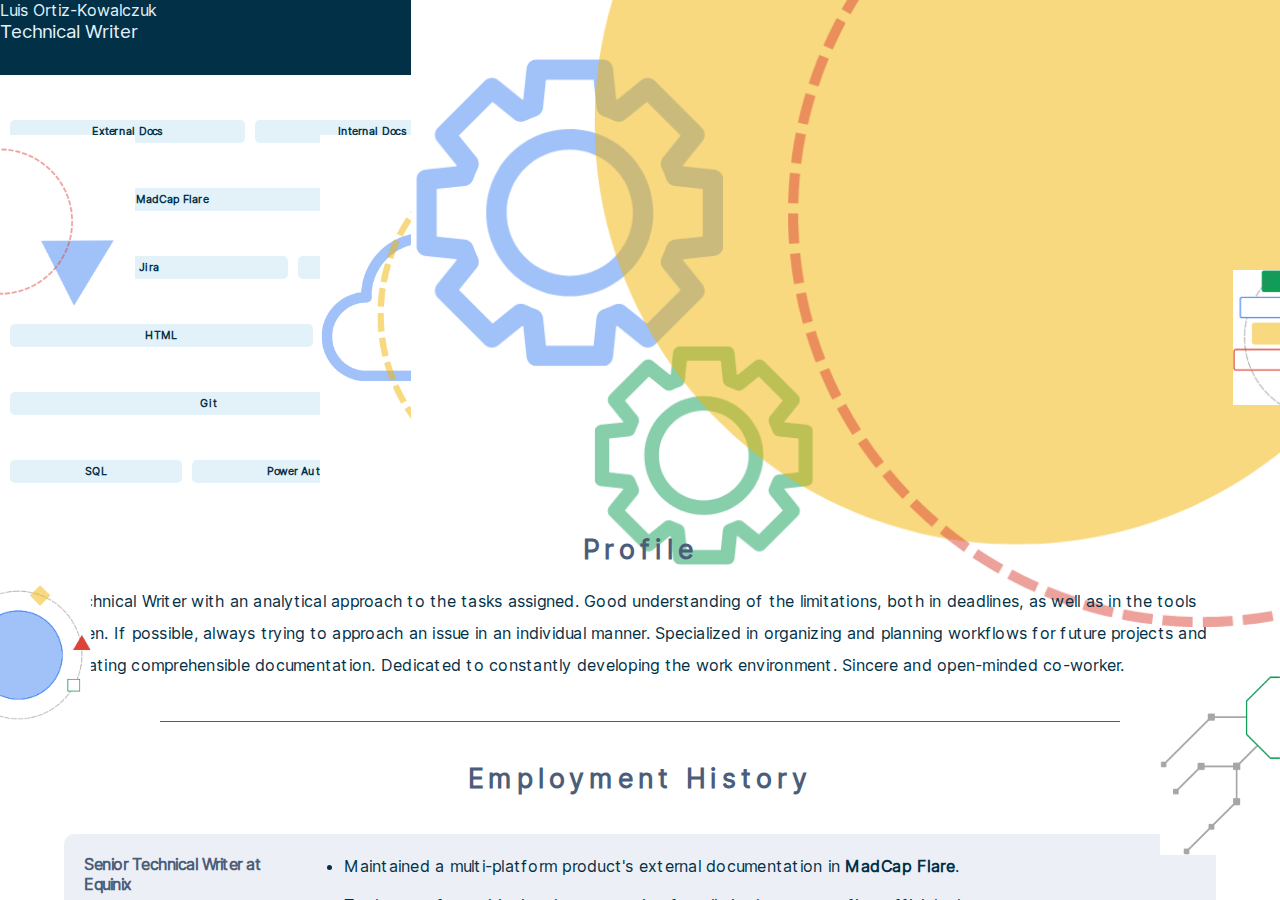
<file: index.html>
<!DOCTYPE html>
<html lang='en'>
    <head>
        <meta charset='UTF-8'>
        <meta name='viewport' content='width=device-width, initial-scale=1.0'>
        <link rel='stylesheet' type='text/css' href='style.css'>
        <title>Luis Ortiz-Kowalczuk - Curriculum Vitae</title>
        <script src='scripts/script.js'></script>
    </head>
    <body>
        <div class='header'>
            <img src='img/cloud.png' alt='Cloud' style='position: absolute; height: 40%; top: 15%; left: 25%'>
            <img src='img/gears.png' alt='Gears' style='position: absolute; height: 70%; top: 0; right: 0'>
            <div>
                <div class='name'>Luis Ortiz-Kowalczuk</br><span style='font-size: 14pt'>Technical Writer</span></div>
            </div>
        </div>
        <div id='tools' class='toolbar'>
            <div class='tools'>
                <div class='toolsTitle'>Scope</div>
                <div data-selected=false class='tool external'><p data-selected=false><span data-selected=false class='material-symbols-outlined'>check_circle</span> External Docs</p></div>
                <div data-selected=false class='tool internal'><p data-selected=false><span data-selected=false class='material-symbols-outlined'>check_circle</span> Internal Docs</p></div>
                <div data-selected=false class='tool api'><p data-selected=false><span data-selected=false class='material-symbols-outlined'>check_circle</span> API Docs</p></div>
                <div data-selected=false class='tool process'><p data-selected=false><span data-selected=false class='material-symbols-outlined'>check_circle</span> Process Development</p></div>
                <div data-selected=false class='tool project'><p data-selected=false><span data-selected=false class='material-symbols-outlined'>check_circle</span> Project Management</p></div>
            </div>
            <div class='tools'>
                <div class='toolsTitle'>Authoring Tools</div>
                <div data-selected=false class='tool flare'><p data-selected=false><span data-selected=false class='material-symbols-outlined'>check_circle</span> MadCap Flare</p></div>
                <div data-selected=false class='tool markdown'><p data-selected=false><span data-selected=false class='material-symbols-outlined'>check_circle</span> Markdown</p></div>
                <div data-selected=false class='tool drupal'><p data-selected=false><span data-selected=false class='material-symbols-outlined'>check_circle</span> Drupal</p></div>
                <div data-selected=false class='tool docusaurus'><p data-selected=false><span data-selected=false class='material-symbols-outlined'>check_circle</span> Docusaurus</p></div>
            </div>
            <div class='tools'>
                <div class='toolsTitle'>Management Tools</div>
                <div data-selected=false class='tool jira'><p data-selected=false><span data-selected=false class='material-symbols-outlined'>check_circle</span> Jira</p></div>
                <div data-selected=false class='tool confluence'><p data-selected=false><span data-selected=false class='material-symbols-outlined'>check_circle</span> Confluence</p></div>
                <div data-selected=false class='tool devops'><p data-selected=false><span data-selected=false class='material-symbols-outlined'>check_circle</span> MS DevOps</p></div>
                <div data-selected=false class='tool sharepoint'><p data-selected=false><span data-selected=false class='material-symbols-outlined'>check_circle</span> SharePoint</p></div>
            </div>
            <div class='tools'>
                <div class='toolsTitle'>Programming Languages</div>
                <div data-selected=false class='tool html'><p data-selected=false><span data-selected=false class='material-symbols-outlined'>check_circle</span> HTML</p></div>
                <div data-selected=false class='tool css'><p data-selected=false><span data-selected=false class='material-symbols-outlined'>check_circle</span> CSS</p></div>
                <div data-selected=false class='tool javascript'><p data-selected=false><span data-selected=false class='material-symbols-outlined'>check_circle</span> JavaScript</p></div>
                <div data-selected=false class='tool python'><p data-selected=false><span data-selected=false class='material-symbols-outlined'>check_circle</span> Python</p></div>
            </div>
            <div class='tools'>
                <div class='toolsTitle'>Support Tools</div>
                <div data-selected=false class='tool git'><p data-selected=false><span data-selected=false class='material-symbols-outlined'>check_circle</span> Git</p></div>
                <div data-selected=false class='tool postman'><p data-selected=false><span data-selected=false class='material-symbols-outlined'>check_circle</span> Postman</p></div>
                <div data-selected=false class='tool github'><p data-selected=false><span data-selected=false class='material-symbols-outlined'>check_circle</span> GitHub</p></div>
            </div>
            <div class='tools'>
                <div class='toolsTitle'>Others</div>
                <div data-selected=false class='tool sql'><p data-selected=false><span data-selected=false class='material-symbols-outlined'>check_circle</span> SQL</p></div>
                <div data-selected=false class='tool powerautomate'><p data-selected=false><span data-selected=false class='material-symbols-outlined'>check_circle</span> Power Automate</p></div>
                <div data-selected=false class='tool powerapps'><p data-selected=false><span data-selected=false class='material-symbols-outlined'>check_circle</span> PowerApps</p></div>
                <div data-selected=false class='tool cmd'><p data-selected=false><span data-selected=false class='material-symbols-outlined'>check_circle</span> Command Line</p></div>
                <div data-selected=false class='tool linux'><p data-selected=false><span data-selected=false class='material-symbols-outlined'>check_circle</span> Linux</p></div>
                <div data-selected=false class='tool visio'><p data-selected=false><span data-selected=false class='material-symbols-outlined'>check_circle</span> MS Visio</p></div>
            </div>
        </div>            
        <div class='content'>
            <img src='img/triangle.png' alt='Triangle' style='position: fixed; height: 20vh; top: 15%; left: 0'>
            <img src='img/planets.png' alt='Planets' style='position: fixed; height: 15vh; bottom: 20%; left: 0'>
            <img src='img/chart.png' alt='Chart' style='position: fixed; height: 15vh; top: 30%; right: 0'>
            <img src='img/flow.png' alt='Flow' style='position: fixed; height: 20vh; bottom: 5%; right: 0'>
            <div class='section'>
                <h1>Profile</h1>
                <p>Technical Writer with an analytical approach to the tasks assigned. Good understanding of the limitations, both in
                    deadlines, as well as in the tools given. If possible, always trying to approach an issue in an individual manner.
                    Specialized in organizing and planning workflows for future projects and creating comprehensible documentation.
                    Dedicated to constantly developing the work environment. Sincere and open-minded co-worker.</p>
            </div>
            <hr style='width:75%; background:rgba(75, 93, 121, 1); margin:auto; border: none; height: 1px'>
            <div class='section'>
                <h1>Employment History</h1>
                <div data-selected=false class='jobSection toHighlight external internal api process flare markdown drupal docusaurus visio jira confluence
                sharepoint html css javascript git postman github powerautomate'>
                    <div class='jobTitle'>Senior Technical Writer at Equinix</br><span class='date'>February 2022 - July 2022</span></div>
                    <div class='jobDescription'>
                        <ul>
                            <li data-selected=true class='toHighlight external process flare jira confluence html git github visio'>Maintained a multi-platform product's
                                external documentation in <b>MadCap Flare</b>.</li>
                            <li data-selected=true class='toHighlight external flare jira html css javascript git github'>Took part of transitioning documentation from 
                                limited access to first official release.</li>
                            <li data-selected=true class='toHighlight external flare html css javascript'>Implemented advanced and easy to use table features 
                                in the online documentation, such as sorting, searching, paging by using <b>JavaScript</b>.</li>
                            <li data-selected=true class='toHighlight external internal api markdown drupal docusaurus html postman visio'>Created both internal and
                                external API documentation in <b>Markdown</b>, <b>Drupal</b>, and <b>Docusaurus</b>. Tested APIs in <b>Postman</b>.</li>
                            <li data-selected=true class='toHighlight external internal api flare drupal html css javascript python'>Created a <b>Python</b> script which migrated the
                                API documentation from <b>Drupal</b> to <b>MadCap Flare</b>.</li>
                            <li data-selected=true class='toHighlight external sharepoint html css javascript powerautomate'>Created a Feedback widget in the
                                online documentation. I used <b>JavaScript</b> to send the responses to <b>SharePoint</b>. The data was aggregated to an excel file in
                                <b>SharePoint</b>. By utilizing automatic flows in <b>Power Automate</b>, an email notification was sent to a group email when
                                a new response was submitted.</li>
                        </ul>
                    </div>
                </div>
                <div data-selected=false class='jobSection toHighlight external process flare jira confluence devops sharepoint html css git cmd'>
                    <div class='jobTitle'>Senior Technical Writer at Omada</br><span class='date'>July 2021 - January 2022</span></div>
                    <div class='jobDescription'>
                        <ul>
                            <li data-selected=true class='toHighlight external flare jira confluence devops html css git'>Maintained external documentation up-to-date
                                in cooperation with the Scrum team.</li>
                            <li data-selected=true class='toHighlight flare devops html css git'>Migrated the documentation repository from Subversion to <b>Git</b>.</li>
                            <li data-selected=true class='toHighlight external process flare jira devops sharepoint git cmd'>Designed and introduced
                                detailed documentation process. It involved:
                                <ul>
                                    <li>task monitoring in <b>Jira</b>,</li>
                                    <li>git repository policies in <b>DevOps</b>,</li>
                                    <li>peer review in <b>MadCap Flare</b> and <b>DevOps</b>,</li>
                                    <li>publishing in <b>MadCap Flare</b> and <b>SharePoint</b>.</li>
                                </ul>
                            </li>
                        </ul>
                    </div>
                </div>
                <div data-selected=false class='jobSection toHighlight internal process flare visio jira confluence sharepoint python powerautomate powerapps'>
                    <div class='jobTitle'>Internal Technical Writer at IGT</br><span class='date'>January 2020 - June 2021</span></div>
                    <div class='jobDescription'>
                        <ul>
                            <li data-selected=true class='toHighlight internal process sharepoint powerautomate powerapps'>Created an internal documentation repository for
                                developer and management teams. This solution consisted of:
                                <ul>
                                    <li>a customized library in <b>SharePoint</b>,</li>
                                    <li>flows in <b>Power Automate</b> to facilitate processes:
                                        <ul>
                                            <li>create documents from templates,</li>
                                            <li>start Review Process,</li>
                                            <li>assign tasks to SME reviewers,</li>
                                            <li>store reviewers' comments in the document history,</li>
                                            <li>send messages to reviewers,</li>
                                            <li>send automatic messages at key points of a review.</li>
                                        </ul>
                                    </li>
                                    <li>a one-page web application in <b>PowerApps</b> to maintain the documentation repository with the following functionalities:
                                        <ul>
                                            <li>advanced document search engine,</li>
                                            <li>document review history,</li>
                                            <li>trigger buttons of <b>Power Automate</b> flows.</li>
                                        </ul>
                                    </li>
                                </ul>
                            </li>
                            <li data-selected=true class='toHighlight external process jira python'>Created release notes with <b>Python</b> scripts
                                based on revised <b>Jira</b> issues.</li>
                            <li data-selected=true class='toHighlight internal flare visio confluence'>Wrote design documents of new features.</li>
                        </ul>
                    </div>
                </div>
                <div data-selected=false class='jobSection toHighlight project confluence python sql cmd linux'>
                    <div class='jobTitle'>Project Engineer at Transition Technologies</br><span class='date'>November 2016 - December 2019</span></div>
                    <div class='jobDescription'>
                        <ul>
                            <li data-selected=true class='toHighlight project confluence'>Defined scope and customer needs.</li>
                            <li data-selected=true class='toHighlight project confluence'>Prepared technical and commercial offers.</li>
                            <li data-selected=true class='toHighlight project'>Customer support during and after implementation.</li>
                            <li data-selected=true class='toHighlight project confluence sql cmd linux'>Multiple on-site installations (setting up <b>SQL</b> database,
                                full system configuration, and security policies).</li>
                            <li data-selected=true class='toHighlight project python'>Created a <b>Python</b> script which generated a whole structure
                            of process diagrams. Measurement points were automatically mapped and navigation between diagrams was set up.</li>
                        </ul>
                    </div>
                </div>
                <div data-selected=false class='jobSection toHighlight flare visio jira confluence html css python git sql'>
                    <div class='jobTitle'>Lead Technical Writer at Transition Technologies</br><span class='date'>April 2012 - October 2016</span></div>
                    <div class='jobDescription'>
                        <ul>
                            <li data-selected=true class='toHighlight flare html css'>Introduced MadCap Flare as a main authoring tool.</li>
                            <li data-selected=true class='toHighlight flare git'>Integrated the documentation repository with <b>Git</b>.</li>
                            <li data-selected=true class='toHighlight process project jira'>Led the documentation project in <b>Jira</b>.</li>
                            <li data-selected=true class='toHighlight process project jira'>Established documentation processes together with the
                                developers team.</li>
                            <li data-selected=true class='toHighlight external project flare jira'>Caught up the documentation with current releases
                                from almost two year gap.</li>
                            <li data-selected=true class='toHighlight project flare jira confluence html css git'>Trained Junior Technical Writers.</li>
                            <li data-selected=true class='toHighlight html jira confluence git'>Implemented a system for creating and updating manuals integrated with the process of application development.</li>
                        </ul>
                    </div>
                </div>
            </div>
        </div>
    </body>
    <script src='scripts/include.js'></script>
    <script src='scripts/fixedHeader.js'></script>
    <script>
        var tools = document.getElementsByClassName('tool');
        for (i = 0; i < tools.length; i++) {
            toolName = tools[i].getAttribute('class').substring(5);
            tools[i].setAttribute('onclick', 'highlightElements(\'' + toolName + '\')');
        }
    </script>
</html>
</file>
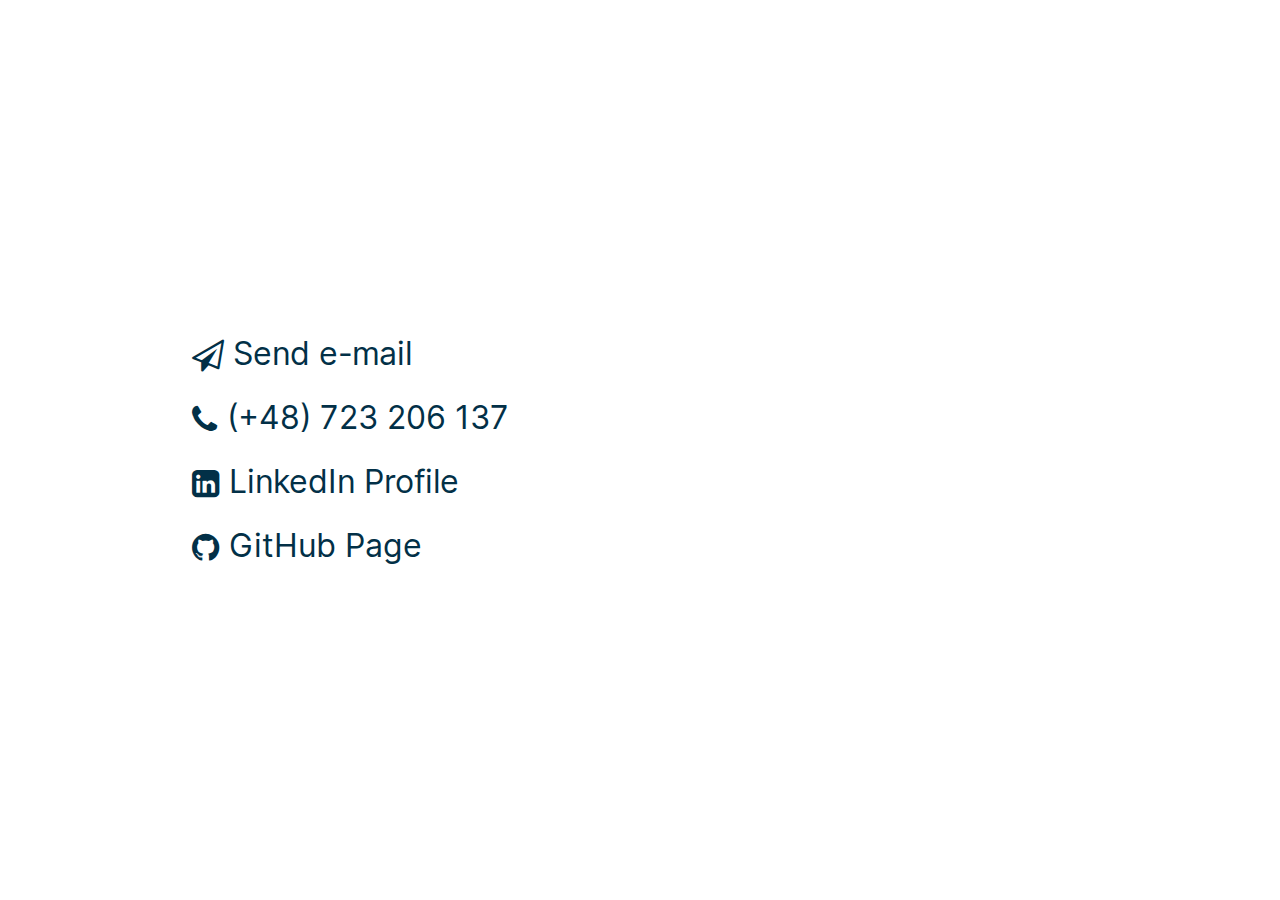
<file: contact.html>
<!DOCTYPE html>
<html lang="en">
    <head>
        <link rel="stylesheet" type="text/css" href="style.css">
        <link rel="stylesheet" href="https://fonts.googleapis.com/css2?family=Material+Symbols+Outlined:opsz,wght,FILL,GRAD@20..48,100..700,0..1,-50..200" />
        <link rel="stylesheet" href="https://cdnjs.cloudflare.com/ajax/libs/font-awesome/4.7.0/css/font-awesome.min.css">
    </head>
    <body>
        <div style="margin: auto; width: 70vw">
            <p class="contact"><a href="mailto:luis.daniel.ortiz.kowalczuk@gmail.com"><i class="fa fa-send-o logo"></i> Send e-mail</a></p>
            <p class="contact"><i class="fa fa-phone logo"></i> <a href="tel:+48723206137" target="_blank">(+48) 723 206 137</a></p>
            <p class="contact"><i class="fa fa-linkedin-square logo"></i> <a href="https://www.linkedin.com/in/luis-ortiz-kowalczuk/" target="_blank">LinkedIn Profile</a></p>
            <p class="contact"><i class="fa fa-github logo"></i> <a href="https://github.com/ladiel86" target="_blank">GitHub Page</a></p>
        </div>
    </body>
</html>
</file>
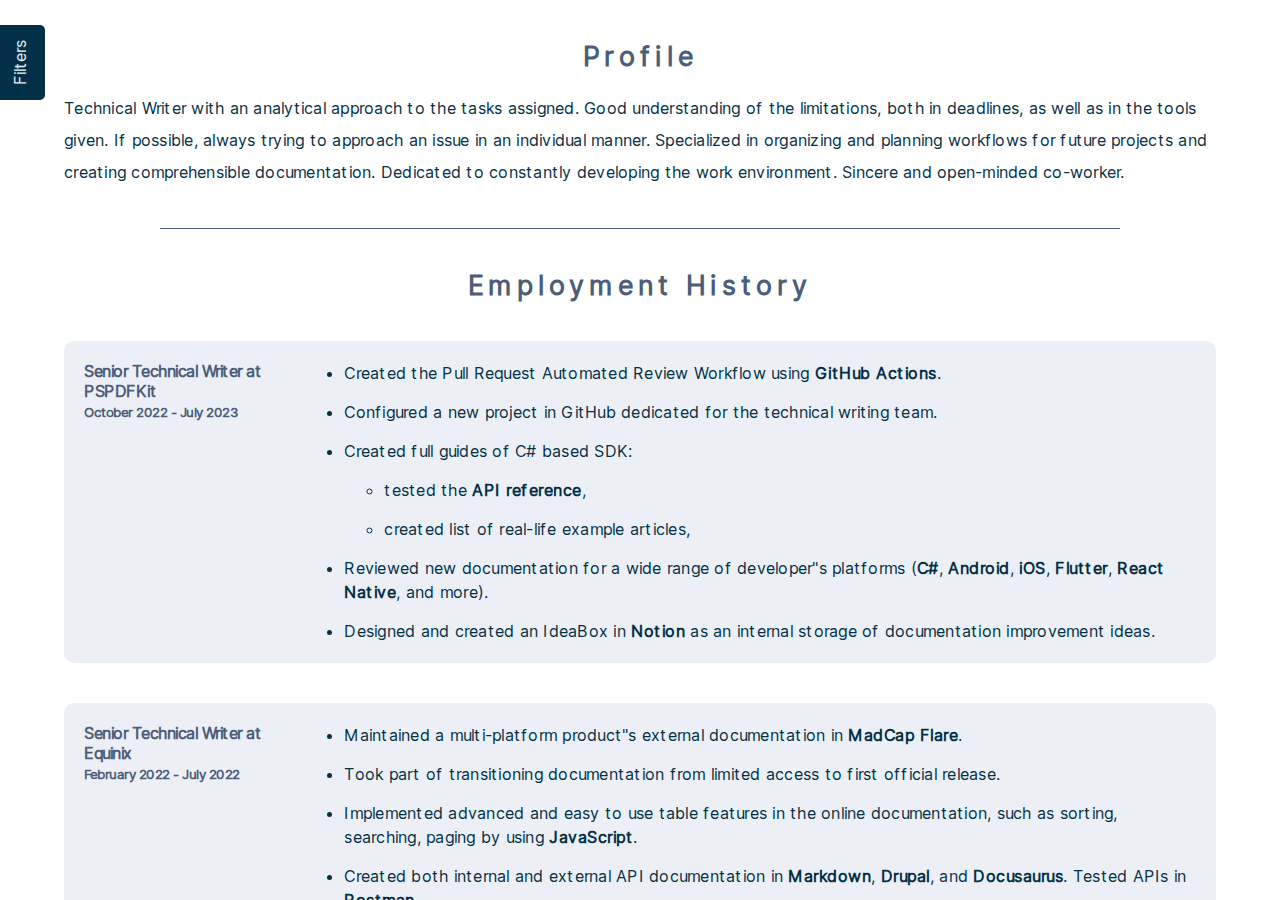
<file: experience.html>
<!DOCTYPE html>
<html lang="en">
    <head>
        <meta charset="UTF-8">
        <meta name="viewport" content="width=device-width, initial-scale=1.0">
        <link rel="stylesheet" type="text/css" href="style.css">
        <link rel="stylesheet" href="https://fonts.googleapis.com/css2?family=Material+Symbols+Outlined:opsz,wght,FILL,GRAD@20..48,100..700,0..1,-50..200" />
        <title>Luis Ortiz-Kowalczuk - Curriculum Vitae</title>
    </head>
    <body class="experience">
        <div id="filtersButton">Filters</div>
        <div id="filter" isHidden="true">
            <div class="tools">
                <div class="toolsTitle">Scope</div>
                <div data-selected=false class="tool external"><p data-selected=false><span data-selected=false class="material-symbols-outlined">check_circle</span> External Docs</p></div>
                <div data-selected=false class="tool internal"><p data-selected=false><span data-selected=false class="material-symbols-outlined">check_circle</span> Internal Docs</p></div>
                <div data-selected=false class="tool api"><p data-selected=false><span data-selected=false class="material-symbols-outlined">check_circle</span> API Docs</p></div>
                <div data-selected=false class="tool process"><p data-selected=false><span data-selected=false class="material-symbols-outlined">check_circle</span> Process Development</p></div>
                <div data-selected=false class="tool project"><p data-selected=false><span data-selected=false class="material-symbols-outlined">check_circle</span> Project Management</p></div>
            </div>
            <div class="tools">
                <div class="toolsTitle">Authoring Tools</div>
                <div data-selected=false class="tool flare"><p data-selected=false><span data-selected=false class="material-symbols-outlined">check_circle</span> MadCap Flare</p></div>
                <div data-selected=false class="tool markdown"><p data-selected=false><span data-selected=false class="material-symbols-outlined">check_circle</span> Markdown</p></div>
                <div data-selected=false class="tool drupal"><p data-selected=false><span data-selected=false class="material-symbols-outlined">check_circle</span> Drupal</p></div>
                <div data-selected=false class="tool docusaurus"><p data-selected=false><span data-selected=false class="material-symbols-outlined">check_circle</span> Docusaurus</p></div>
            </div>
            <div class="tools">
                <div class="toolsTitle">Management Tools</div>
                <div data-selected=false class="tool jira"><p data-selected=false><span data-selected=false class="material-symbols-outlined">check_circle</span> Jira</p></div>
                <div data-selected=false class="tool confluence"><p data-selected=false><span data-selected=false class="material-symbols-outlined">check_circle</span> Confluence</p></div>
                <div data-selected=false class="tool devops"><p data-selected=false><span data-selected=false class="material-symbols-outlined">check_circle</span> MS DevOps</p></div>
                <div data-selected=false class="tool sharepoint"><p data-selected=false><span data-selected=false class="material-symbols-outlined">check_circle</span> SharePoint Online</p></div>
                <div data-selected=false class="tool notion"><p data-selected=false><span data-selected=false class="material-symbols-outlined">check_circle</span> Notion</p></div>
            </div>
            <div class="tools">
                <div class="toolsTitle">Programming Languages</div>
                <div data-selected=false class="tool html"><p data-selected=false><span data-selected=false class="material-symbols-outlined">check_circle</span> HTML</p></div>
                <div data-selected=false class="tool css"><p data-selected=false><span data-selected=false class="material-symbols-outlined">check_circle</span> CSS</p></div>
                <div data-selected=false class="tool javascript"><p data-selected=false><span data-selected=false class="material-symbols-outlined">check_circle</span> JavaScript</p></div>
                <div data-selected=false class="tool python"><p data-selected=false><span data-selected=false class="material-symbols-outlined">check_circle</span> Python</p></div>
                <div data-selected=false class="tool yaml"><p data-selected=false><span data-selected=false class="material-symbols-outlined">check_circle</span> YAML</p></div>
                <div data-selected=false class="tool csharp"><p data-selected=false><span data-selected=false class="material-symbols-outlined">check_circle</span> C#</p></div>
            </div>
            <div class="tools">
                <div class="toolsTitle">Support Tools</div>
                <div data-selected=false class="tool git"><p data-selected=false><span data-selected=false class="material-symbols-outlined">check_circle</span> Git</p></div>
                <div data-selected=false class="tool postman"><p data-selected=false><span data-selected=false class="material-symbols-outlined">check_circle</span> Postman</p></div>
                <div data-selected=false class="tool github"><p data-selected=false><span data-selected=false class="material-symbols-outlined">check_circle</span> GitHub</p></div>
            </div>
            <div class="tools">
                <div class="toolsTitle">Others</div>
                <div data-selected=false class="tool sql"><p data-selected=false><span data-selected=false class="material-symbols-outlined">check_circle</span> SQL</p></div>
                <div data-selected=false class="tool powerautomate"><p data-selected=false><span data-selected=false class="material-symbols-outlined">check_circle</span> Power Automate</p></div>
                <div data-selected=false class="tool powerapps"><p data-selected=false><span data-selected=false class="material-symbols-outlined">check_circle</span> PowerApps</p></div>
                <div data-selected=false class="tool cmd"><p data-selected=false><span data-selected=false class="material-symbols-outlined">check_circle</span> Command Line</p></div>
                <div data-selected=false class="tool linux"><p data-selected=false><span data-selected=false class="material-symbols-outlined">check_circle</span> Linux</p></div>
                <div data-selected=false class="tool visio"><p data-selected=false><span data-selected=false class="material-symbols-outlined">check_circle</span> MS Visio</p></div>
            </div>
        </div>            
        <div id="experienceContent" style="width: 100vw; left: 0vw;">
            <div class="section">
                <h1>Profile</h1>
                <p>Technical Writer with an analytical approach to the tasks assigned. Good understanding of the limitations, both in
                    deadlines, as well as in the tools given. If possible, always trying to approach an issue in an individual manner.
                    Specialized in organizing and planning workflows for future projects and creating comprehensible documentation.
                    Dedicated to constantly developing the work environment. Sincere and open-minded co-worker.</p>
            </div>
            <hr style="width:75%; background:rgba(75, 93, 121, 1); margin:auto; border: none; height: 1px">
            <div class="section">
                <h1>Employment History</h1>
                <div data-selected=false class="jobSection toHighlight external internal api process project markdown
                 github yaml cmd csharp notion">
                    <div class="jobTitle">Senior Technical Writer at PSPDFKit</br><span class="date">October 2022 - July 2023</span></div>
                    <div class="jobDescription">
                        <ul>
                            <li data-selected=true class="toHighlight internal process github yaml cmd">Created  the Pull Request Automated Review Workflow using <b>GitHub Actions</b>.</li>
                            <li data-selected=true class="toHighlight internal process project github">Configured a new project in GitHub dedicated for the technical writing team.</li>
                            <li data-selected=true class="toHighlight external api csharp markdown">Created full guides of C# based SDK:
                                <ul>
                                    <li>tested  the <b>API reference</b>,</li>
                                    <li>created list of real-life example articles,</li>
                                </ul>
                            </li>
                            <li data-selected=true class="toHighlight external internal csharp">Reviewed new documentation for a wide range of developer"s platforms (<b>C#</b>, <b>Android</b>, <b>iOS</b>, <b>Flutter</b>, <b>React Native</b>, and more).</li>
                            <li data-selected=true class="toHighlight internal process project notion">Designed and created an IdeaBox in <b>Notion</b> as an internal storage of documentation improvement ideas.</li>
                        </ul>
                    </div>
                </div>
                <div data-selected=false class="jobSection toHighlight external internal api process flare markdown drupal docusaurus visio jira confluence
                sharepoint html css javascript git postman github powerautomate">
                    <div class="jobTitle">Senior Technical Writer at Equinix</br><span class="date">February 2022 - July 2022</span></div>
                    <div class="jobDescription">
                        <ul>
                            <li data-selected=true class="toHighlight external process flare jira confluence html git github visio">Maintained a multi-platform product"s
                                external documentation in <b>MadCap Flare</b>.</li>
                            <li data-selected=true class="toHighlight external flare jira html css javascript git github">Took part of transitioning documentation from 
                                limited access to first official release.</li>
                            <li data-selected=true class="toHighlight external flare html css javascript">Implemented advanced and easy to use table features 
                                in the online documentation, such as sorting, searching, paging by using <b>JavaScript</b>.</li>
                            <li data-selected=true class="toHighlight external internal api markdown drupal docusaurus html postman visio">Created both internal and
                                external API documentation in <b>Markdown</b>, <b>Drupal</b>, and <b>Docusaurus</b>. Tested APIs in <b>Postman</b>.</li>
                            <li data-selected=true class="toHighlight external internal api flare drupal html css javascript python">Created a <b>Python</b> script which migrated the
                                API documentation from <b>Drupal</b> to <b>MadCap Flare</b>.</li>
                            <li data-selected=true class="toHighlight external sharepoint html css javascript powerautomate">Created a Feedback widget in the
                                online documentation. I used <b>JavaScript</b> to send the responses to <b>SharePoint Online</b>. The data was aggregated to an excel file in
                                <b>SharePoint</b>. By utilizing automatic flows in <b>Power Automate</b>, an email notification was sent to a group email when
                                a new response was submitted.</li>
                        </ul>
                    </div>
                </div>
                <div data-selected=false class="jobSection toHighlight external process flare jira confluence devops sharepoint html css git cmd">
                    <div class="jobTitle">Senior Technical Writer at Omada</br><span class="date">July 2021 - January 2022</span></div>
                    <div class="jobDescription">
                        <ul>
                            <li data-selected=true class="toHighlight external flare jira confluence devops html css git">Maintained external documentation up-to-date
                                in cooperation with the Scrum team.</li>
                            <li data-selected=true class="toHighlight flare devops html css git">Migrated the documentation repository from Subversion to <b>Git</b>.</li>
                            <li data-selected=true class="toHighlight external process flare jira devops sharepoint git cmd">Designed and introduced
                                detailed documentation process. It involved:
                                <ul>
                                    <li>task monitoring in <b>Jira</b>,</li>
                                    <li>git repository policies in <b>DevOps</b>,</li>
                                    <li>peer review in <b>MadCap Flare</b> and <b>DevOps</b>,</li>
                                    <li>publishing in <b>MadCap Flare</b> and <b>SharePoint</b>.</li>
                                </ul>
                            </li>
                        </ul>
                    </div>
                </div>
                <div data-selected=false class="jobSection toHighlight internal process flare visio jira confluence sharepoint python powerautomate powerapps">
                    <div class="jobTitle">Internal Technical Writer at IGT</br><span class="date">January 2020 - June 2021</span></div>
                    <div class="jobDescription">
                        <ul>
                            <li data-selected=true class="toHighlight internal process sharepoint powerautomate powerapps">Created an internal documentation repository for
                                developer and management teams. This solution consisted of:
                                <ul>
                                    <li>a customized library in <b>SharePoint Online</b>,</li>
                                    <li>flows in <b>Power Automate</b> to facilitate processes:
                                        <ul>
                                            <li>create documents from templates,</li>
                                            <li>start Review Process,</li>
                                            <li>assign tasks to SME reviewers,</li>
                                            <li>store reviewers" comments in the document history,</li>
                                            <li>send messages to reviewers,</li>
                                            <li>send automatic messages at key points of a review.</li>
                                        </ul>
                                    </li>
                                    <li>a one-page web application in <b>PowerApps</b> to maintain the documentation repository with the following functionalities:
                                        <ul>
                                            <li>advanced document search engine,</li>
                                            <li>document review history,</li>
                                            <li>trigger buttons of <b>Power Automate</b> flows.</li>
                                        </ul>
                                    </li>
                                </ul>
                            </li>
                            <li data-selected=true class="toHighlight external process jira python">Created release notes with <b>Python</b> scripts
                                based on revised <b>Jira</b> issues.</li>
                            <li data-selected=true class="toHighlight internal flare visio confluence">Wrote design documents of new features.</li>
                        </ul>
                    </div>
                </div>
                <div data-selected=false class="jobSection toHighlight project confluence python sql cmd linux">
                    <div class="jobTitle">Project Engineer at Transition Technologies</br><span class="date">November 2016 - December 2019</span></div>
                    <div class="jobDescription">
                        <ul>
                            <li data-selected=true class="toHighlight project confluence">Defined scope and customer needs.</li>
                            <li data-selected=true class="toHighlight project confluence">Prepared technical and commercial offers.</li>
                            <li data-selected=true class="toHighlight project">Customer support during and after implementation.</li>
                            <li data-selected=true class="toHighlight project confluence sql cmd linux">Multiple on-site installations (setting up <b>SQL</b> database,
                                full system configuration, and security policies).</li>
                            <li data-selected=true class="toHighlight project python">Created a <b>Python</b> script which generated a whole structure
                            of process diagrams. Measurement points were automatically mapped and navigation between diagrams was set up.</li>
                        </ul>
                    </div>
                </div>
                <div data-selected=false class="jobSection toHighlight flare visio jira confluence html css python git sql">
                    <div class="jobTitle">Lead Technical Writer at Transition Technologies</br><span class="date">April 2012 - October 2016</span></div>
                    <div class="jobDescription">
                        <ul>
                            <li data-selected=true class="toHighlight flare html css">Introduced MadCap Flare as a main authoring tool.</li>
                            <li data-selected=true class="toHighlight flare git">Integrated the documentation repository with <b>Git</b>.</li>
                            <li data-selected=true class="toHighlight process project jira">Led the documentation project in <b>Jira</b>.</li>
                            <li data-selected=true class="toHighlight process project jira">Established documentation processes together with the
                                developers team.</li>
                            <li data-selected=true class="toHighlight external project flare jira">Caught up the documentation with current releases
                                from almost two year gap.</li>
                            <li data-selected=true class="toHighlight project flare jira confluence html css git">Trained Junior Technical Writers.</li>
                            <li data-selected=true class="toHighlight html jira confluence git">Implemented a system for creating and updating manuals integrated with the process of application development.</li>
                        </ul>
                    </div>
                </div>
            </div>
        </div>
    </body>
    <script src="scripts/filters.js"></script>
    <script>
        var tools = document.getElementsByClassName("tool");
        for (i = 0; i < tools.length; i++) {
            toolName = tools[i].getAttribute("class").substring(5);
            tools[i].setAttribute("onclick", "highlightElements(\"" + toolName + "\")");
        }
    </script>
</html>
</file>
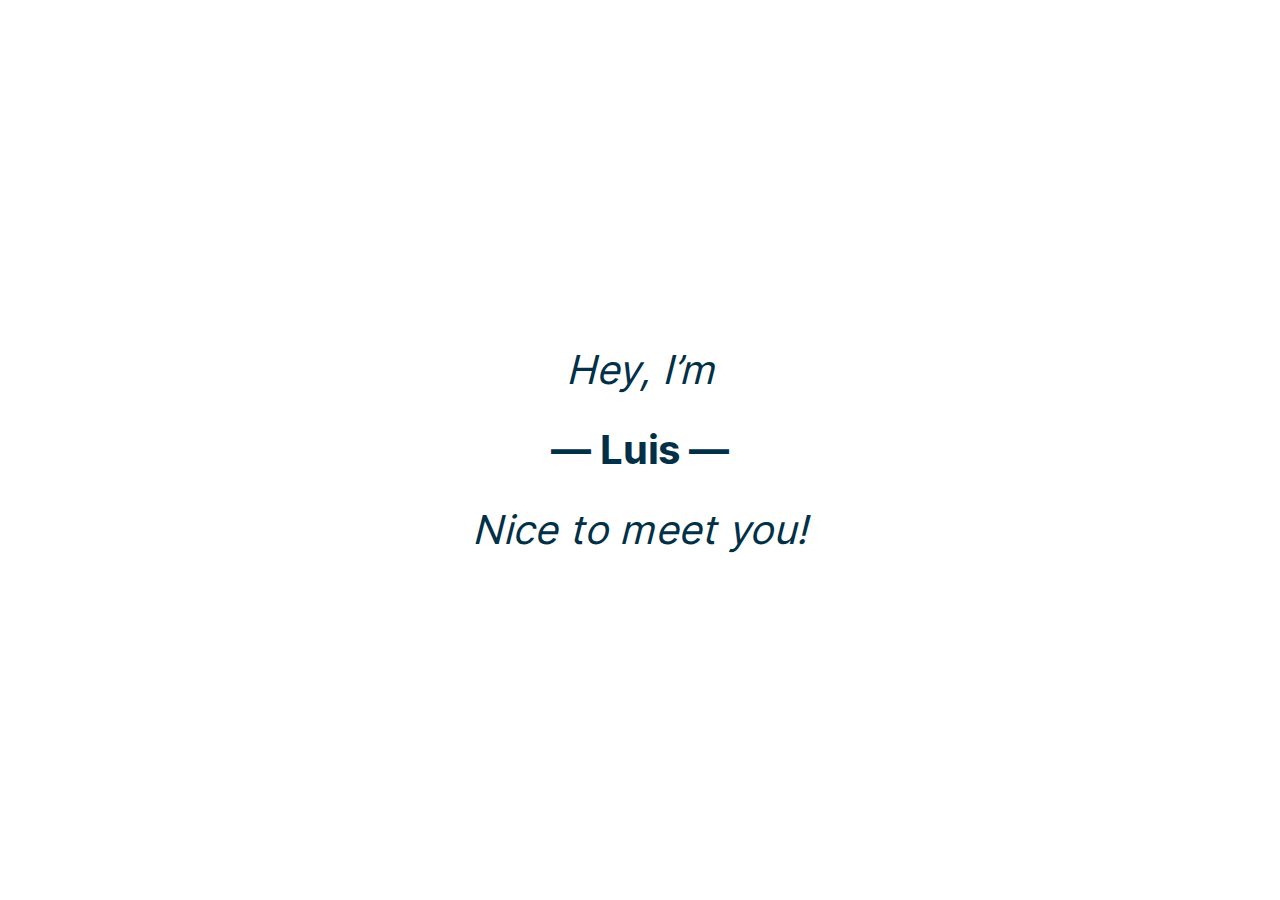
<file: home-left.html>
<!DOCTYPE html>
<html lang="en">
    <head>
        <link rel="stylesheet" type="text/css" href="style.css">
    </head>
    <body>
        <div style="margin: auto">
            <p class="center" style="font-style: italic;">Hey, I’m</p>
            <p class="center" style="font-family:inter-bold">— Luis —</p>
            <p class="center" style="font-style: italic;">Nice to meet you!</p>
        </div>
    </body>
</html>
</file>
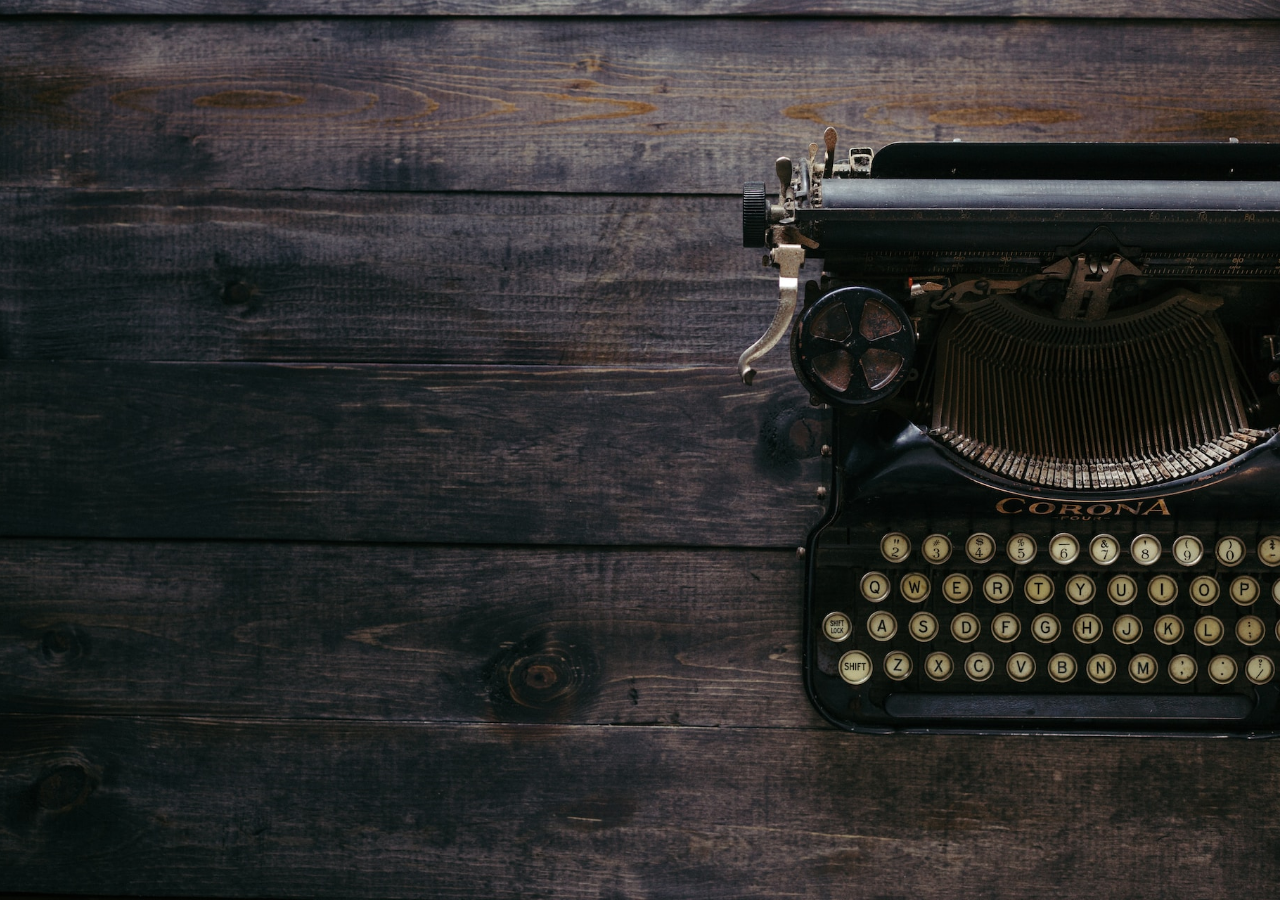
<file: home-right.html>
<!DOCTYPE html>
<html lang="en">
    <head>
        <link rel="stylesheet" type="text/css" href="style_new.css">
        <link rel="stylesheet" href="https://fonts.googleapis.com/css2?family=Material+Symbols+Rounded:opsz,wght,FILL,GRAD@20..48,100..700,0..1,-50..200" />
    </head>
    <body id="image">
    </body>
</html>
</file>
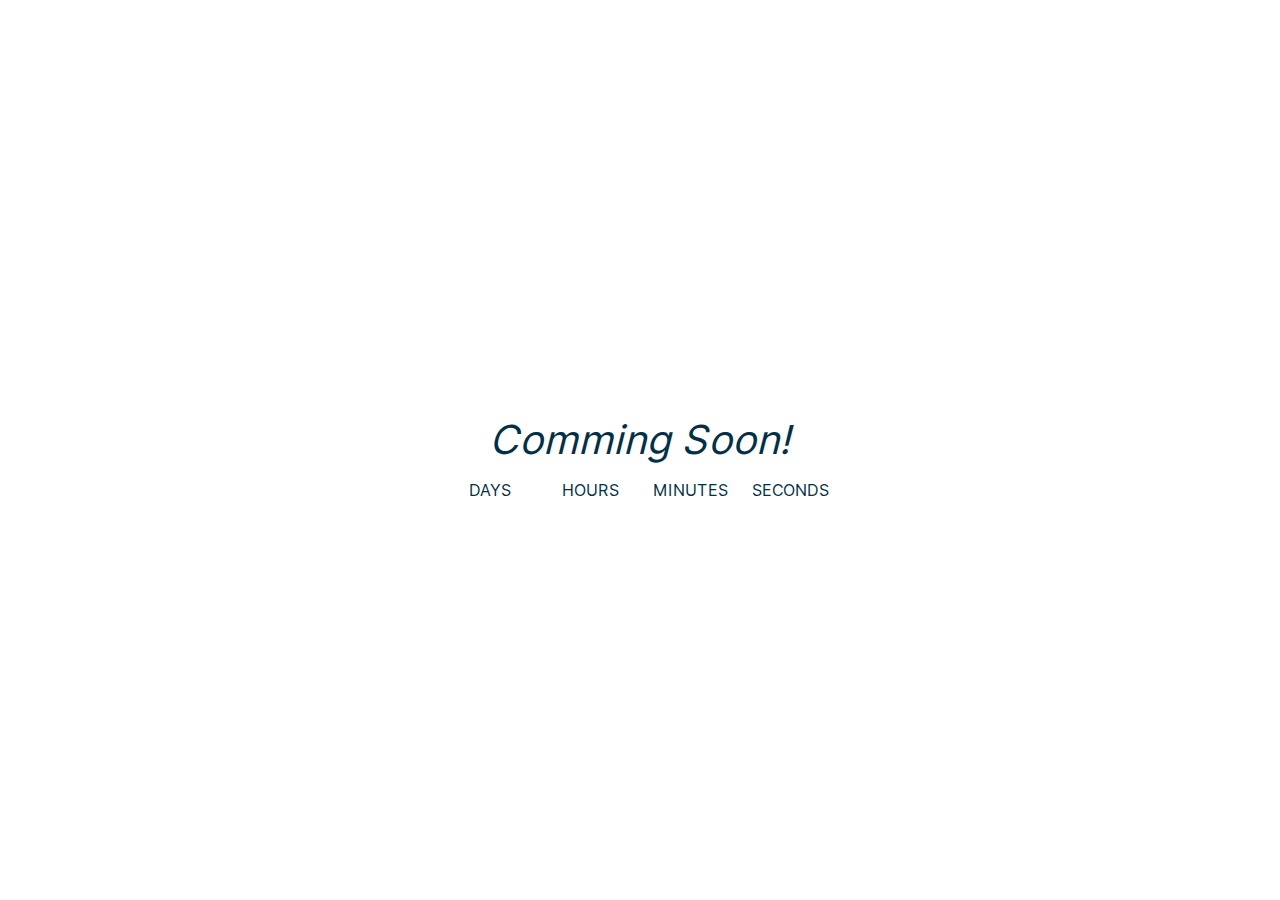
<file: portfolio.html>
<!DOCTYPE html>
<html lang="en">
    <head>
        <link rel="stylesheet" type="text/css" href="style_new.css">
        <link rel="stylesheet" href="https://fonts.googleapis.com/css2?family=Material+Symbols+Rounded:opsz,wght,FILL,GRAD@20..48,100..700,0..1,-50..200" />
    </head>
    <body>
        <div style="margin: auto">
            <p class="center" style="font-style: italic;">Comming Soon!</p>
            <div id="clock">
                <div class="clockItem">
                    <div id="days" class="clockNumber"></div>
                    <div class="clockItemText">DAYS</div>
                </div>
                <div class="clockItem">
                    <div id="hours" class="clockNumber"></div>
                    <div class="clockItemText">HOURS</div>
                </div>
                <div class="clockItem">
                    <div id="minutes" class="clockNumber"></div>
                    <div class="clockItemText">MINUTES</div>
                </div>
                <div class="clockItem">
                    <div id="seconds" class="clockNumber"></div>
                    <div class="clockItemText">SECONDS</div>
                </div>
            </div>
        </div>
    </body>
    <script src="./scripts/countdown.js"></script>
</html>
</file>
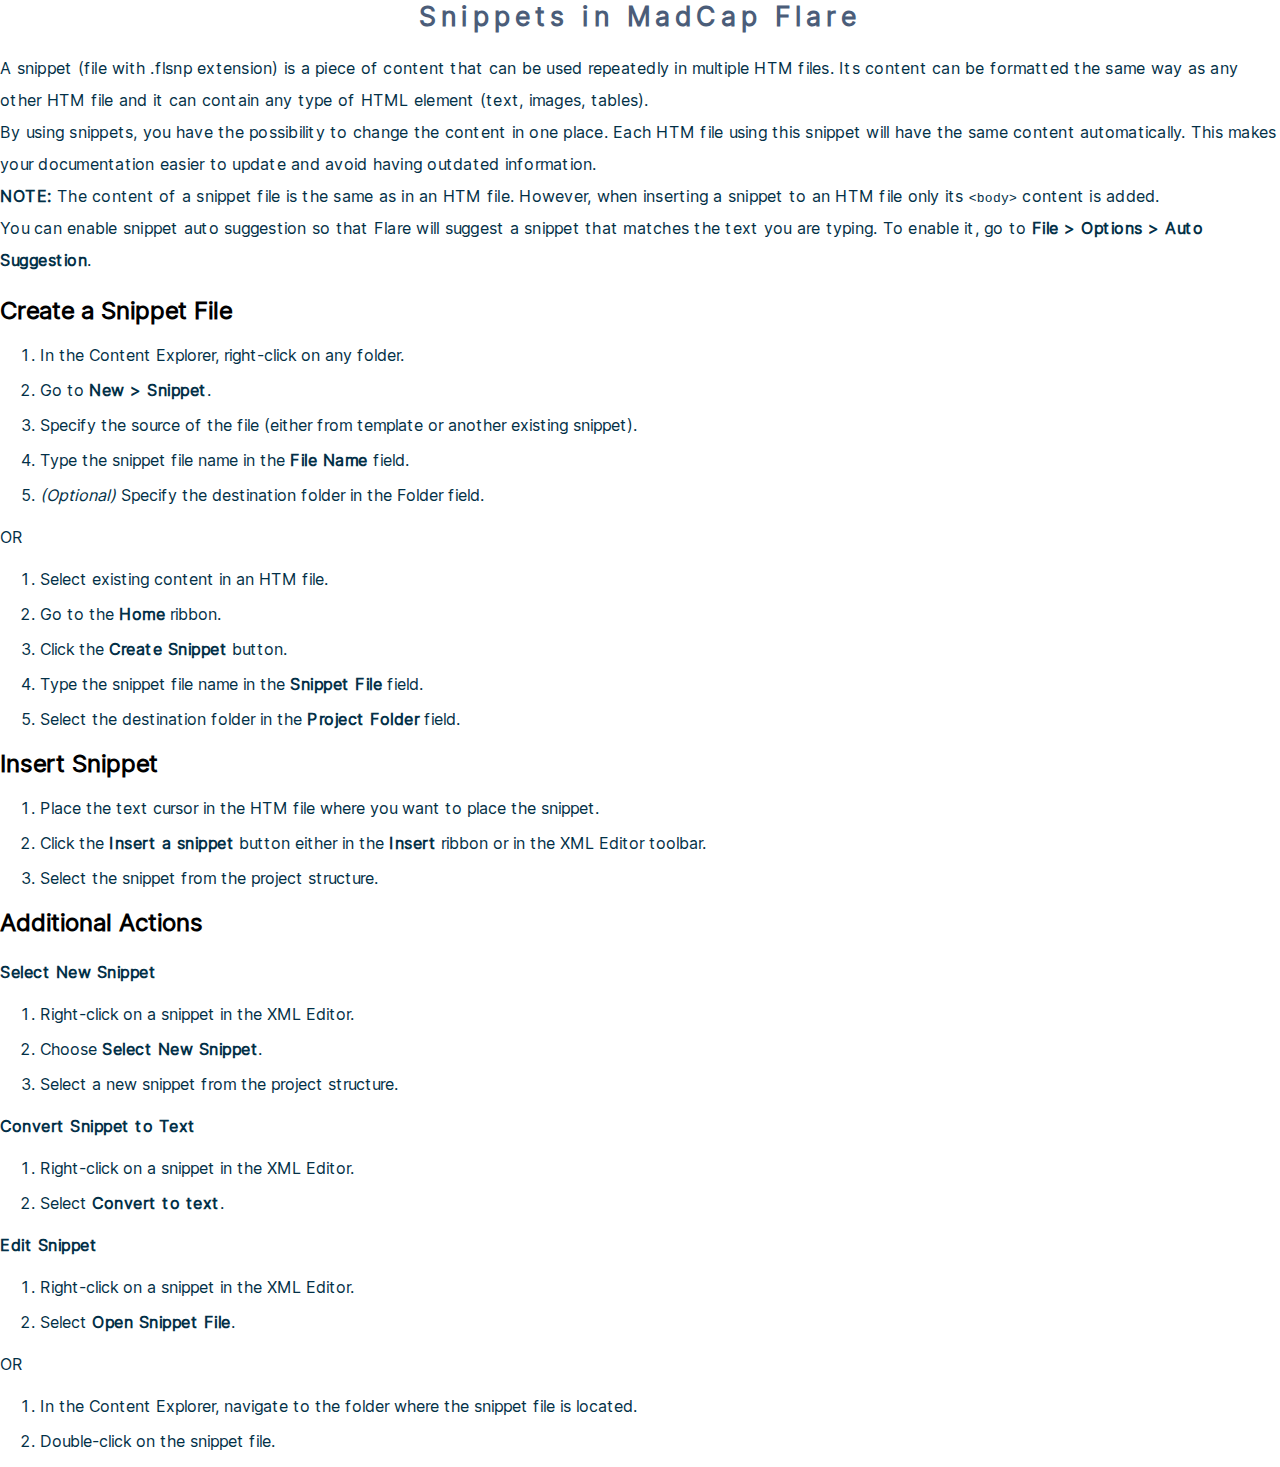
<file: portfolio/snippets.html>
<!DOCTYPE html>
<html lang="en">
    <head>
        <link rel="stylesheet" type="text/css" href="./../style.css">
    </head>
    <body id="experienceContent">
        <div class="sample-text">
            <h1 class="sample">Snippets in MadCap Flare</h1>
            <p class="sample">A snippet (file with .flsnp extension) is a piece of content that can be used repeatedly in multiple HTM files. 
                Its content can be formatted the same way as any other HTM file and it can contain any type of HTML element (text, images, tables).</p>
            <p class="sample">By using snippets, you have the possibility to change the content in one place. Each HTM file using this snippet 
                will have the same content automatically. This makes your documentation easier to update and avoid having outdated information.</p>
            <p class="note"><b>NOTE: </b>The content of a snippet file is the same as in an HTM file. However, when inserting a snippet to an HTM file only its 
                <code>&lt;body&gt;</code> content is added.</p>
            <p class="sample">You can enable snippet auto suggestion so that Flare will suggest a snippet that matches the text you are typing. To enable it, go to 
                <b>File > Options > Auto Suggestion</b>.</p>
            <h2 class="sample">Create a Snippet File</h2>
            <ol>
                <li>In the Content Explorer, right-click on any folder.</li>
                <li>Go to <b>New > Snippet</b>.</li>
                <li>Specify the source of the file (either from template or another existing snippet).</li>
                <li>Type the snippet file name in the <b>File Name</b> field.</li>
                <li><i>(Optional)</i> Specify the destination folder in the Folder field.</li>
            </ol>
            <p class="or">OR</p>
            <ol>
                <li>Select existing content in an HTM file.</li>
                <li>Go to the <b>Home</b> ribbon.</li>
                <li>Click the <b>Create Snippet</b> button.</li>
                <li>Type the snippet file name in the <b>Snippet File</b> field.</li>
                <li>Select the destination folder in the <b>Project Folder</b> field.</li>
            </ol>
            <h2 class="sample">Insert Snippet</h2>
            <ol>
                <li>Place the text cursor in the HTM file where you want to place the snippet.</li>
                <li>Click the <b>Insert a snippet</b> button either in the <b>Insert</b> ribbon or in the XML Editor toolbar.</li>
                <li>Select the snippet from the project structure.</li>
            </ol>
            <h2 class="sample">Additional Actions</h2>
            <p><b>Select New Snippet</b></p>
            <ol>
                <li>Right-click on a snippet in the XML Editor.</li>
                <li>Choose <b>Select New Snippet</b>.</li>
                <li>Select a new snippet from the project structure.</li>
            </ol>
            <p><b>Convert Snippet to Text</b></p>
            <ol>
                <li>Right-click on a snippet in the XML Editor.</li>
                <li>Select <b>Convert to text</b>.</li>
            </ol>
            <p><b>Edit Snippet</b></p>
            <ol>
                <li>Right-click on a snippet in the XML Editor.</li>
                <li>Select <b>Open Snippet File</b>.</li>
            </ol>
            <p class="or">OR</p>
            <ol>
                <li>In the Content Explorer, navigate to the folder where the snippet file is located.</li>
                <li>Double-click on the snippet file.</li>
            </ol>
        </div>
    </body>
</html>
</file>
<file: style.css>
@font-face {
    font-family: inter;
    src: url(./fonts/inter/Inter-Regular.woff);
  }

@font-face {
    font-family: inter-bold;
    src: url(./fonts/inter/Inter-Bold.woff);
}

@font-face {
    font-family: inter-semi-bold;
    src: url(./fonts/inter/Inter-SemiBold.woff);
}

body {
    display: flex;
    flex-direction: column;
    font-family: inter;
    margin: 0;
    padding: 0;
    height: 100vh;
    max-height: 100%;
}

body#main {
    background-color: #E3F2F9;
}

body#image {
    background-image: url("./img/typewriter.jpg");
    background-size: cover;
    background-position-x: right;
}

body.experience {
    display: block;
    position: relative;
    overflow: hidden;
}

#experienceContent::-webkit-scrollbar {
    display: block;
    width: 10px;
}

#experienceContent::-webkit-scrollbar-thumb {
    background: #658B9D;
}

#experienceContent::-webkit-scrollbar-thumb:hover {
    background: #023047;
}

.header {
    display: flex;
    justify-content: flex-start;
    align-items: stretch;
    gap: 20px;
    background-color: #023047;
    color: #E3F2F9;
    height: 75px;
    min-height: 75px;
    width: 100%;
}

.headerItem {
    margin-top: auto;
    margin-bottom: auto;
    padding-left: 20px;
    padding-right: 20px;
    width: fit-content;
    text-align: center;
    font-size: 18pt;
    font-family: inter-semi-bold;
    letter-spacing: 2px;
    cursor: pointer;
}

.headerItem:last-of-type {
    margin-left: auto;
}

.content {
    flex-grow: 1;
    overflow: hidden;
    position: relative;
}

object {
    width: 100%;
    height: 100%;
    position: absolute;
}

#filter {
    display: flex;
    flex-direction: column;
    justify-content: space-between;
    position: absolute;
    background-color: #023047;
    margin: auto;
    left: -20vw;
    width: 20vw;
    height: 100%;
}

#experienceContent {
    position: absolute;
    height: 100%;
    overflow: auto;
}

#filtersButton {
    position: absolute;
    color: #E3F2F9;
    background-color: #023047;
    border: 5px solid #023047;
    margin-left: -5px;
    padding: 10px;
    transform-origin: top left;
    transform: rotate(-90deg);
    left: 0vw;
    top: 100px;
    border-bottom-left-radius: 5px;
    border-bottom-right-radius: 5px;
    cursor: pointer;
    z-index: 999;
}

.tools {
    margin: 10px;
    border-radius: 10px;
    display: flex;
    flex-wrap: wrap;
    justify-content: flex-start;
    align-content: flex-start;
    gap: 10px;
    min-width: 130px;
}

.toolsTitle {
    color: #E3F2F9;
    font-size: 12pt;
    text-align: center;
    width: 100%;
    margin-bottom: 5px;
}

p {
    color: #023047;
    letter-spacing: .25px;
    line-height: 2;
    text-align: left;
    margin: 0 auto;
}

p.center {
    text-align: center;
    font-size: 30pt;
}

p.contact {
    font-size: 24pt;
}

i.logo {
    font-size: inherit;
    vertical-align: middle;
}

a {
    color: #023047;
    letter-spacing: normal;
    transition: letter-spacing 2s;
}

a:link {
    text-decoration: none;
}

a:hover {
    letter-spacing: 2px;
    transition: letter-spacing 1s;
}

#clock {
    display: flex;
    justify-content: space-between;
    color: #023047;
}

.clockItem {
    width: 100px;
    text-align: center;
}

.clockNumber {
    font-size: 30pt;
}

b {
    color: #023047;
    font-weight: 700;
    letter-spacing: 0.5px;
}

.tool {
    border-radius: 5px;
    margin: 0;
    padding: 5px;
    letter-spacing: -1px;
    flex-grow: 1;
}

.tool[data-selected=false] {
    
    background-color: #E3F2F9;
}

.tool[data-selected=true] {
    background-color: #658B9D;
}

.tool p {
    font-size: 8pt;
    text-align: center;
    font-weight: 700;
    line-height: normal;
}

.tool p[data-selected=false] {
    color: #023047;
}

.tool p[data-selected=true] {
    color: #ffffff;
}

span.material-symbols-outlined {
    font-size: 10pt;
    font-weight: 700;
    vertical-align: middle;
}

span.material-symbols-outlined[data-selected=false] {
    display: none;
}

span.material-symbols-outlined[data-selected=true] {
    display: inline;
}

.section {
    margin: 40px auto;
    justify-content: center;
    width: 90%;
}

.jobSection {
    margin: 40px auto 40px;
    display: flex;
    gap: 20px;
    padding: 20px;
    background-color: rgba(72, 106, 162, 0.1);
    border-radius: 10px;
    visibility: visible;
    max-width: 1250px;
}

.jobTitle {
    color: rgb(75, 93, 121);
    margin: 0;
    letter-spacing: -0.5px;
    font-size: 12pt;
    font-weight: 700;
    width: 250px;    
}

.date {
    font-size: 10pt;
}

.jobDescription {
    margin: 0;
    width: 100%;
}

ul {
    margin: 0;
    letter-spacing: .25px;
    line-height: 1.5;
    text-align: left;
}

li {
    margin: 0 auto 15px;
    color: #023047;
}

li ul li:first-child {
    margin-top: 15px;
}

li:last-child {
    margin-bottom: 0;
}

h1 {
    text-align: center;
    margin: 0 auto 20px;
    letter-spacing: 5px;
    font-size: 20pt;
    font-weight: 700;
    color: rgb(75, 93, 121);
}

.middle {
    transition: .5s ease;
    opacity: 0;
    position: absolute;
    top: 50%;
    left: 50%;
    transform: translate(-50%, -50%);
    -ms-transform: translate(-50%, -50%);    
}

.popup {
    background-color: #fffff0;
    color: #647C90;
    font-size: 16px;
    font-weight: 700;
    padding: 10px;
    border-radius: 5px;
}

.tool:hover {
    opacity: 0.6;
    cursor: pointer;
}

.tile:hover p.jobTitle, .tile:hover p.employee {
    opacity: 0.3;
}

.tile:hover {
    background-color: #647C90;
    cursor: pointer;
}
  
.tile:hover .middle {
    opacity: 1;
}

@media screen and (max-height: 700px) {
    .toolsTitle {
        font-size: 10pt;
    }

    .tool {
        padding: 2px;
        border-radius: 2px;
    }
}

@media screen and (max-height: 600px) {
    #filter, #filtersButton {
        display: none;
    }

    #experienceContent {
        width: 100vw;
    }
}

@media screen and (max-width: 900px) {
    #filter, #filtersButton {
        display: none;
    }

    #experienceContent {
        width: 100vw;
    }
}

@media screen and (max-width: 700px) {
    p.center {
        font-size: 24pt;
    }

    p.contact {
        font-size: 18pt;
    }
}
</file>
<file: style_new.css>
@font-face {
    font-family: inter;
    src: url(./fonts/inter/Inter-Regular.woff);
  }

@font-face {
    font-family: inter-bold;
    src: url(./fonts/inter/Inter-Bold.woff);
}

@font-face {
    font-family: inter-semi-bold;
    src: url(./fonts/inter/Inter-SemiBold.woff);
}

body {
    display: flex;
    flex-direction: column;
    font-family: inter;
    margin: 0;
    padding: 0;
    height: 100vh;
    max-height: 100%;
}

body#main {
    background-color: #E3F2F9;
}

body#image {
    background-image: url("./img/typewriter2.jpg");
    background-size: cover;
    background-position-x: right;
}

body.experience {
    display: block;
    position: relative;
    overflow: hidden;
}

#experienceContent::-webkit-scrollbar {
    display: block;
    width: 10px;
}

#experienceContent::-webkit-scrollbar-thumb {
    background: #658B9D;
}

#experienceContent::-webkit-scrollbar-thumb:hover {
    background: #023047;
}

.header {
    display: flex;
    justify-content: flex-start;
    align-items: stretch;
    gap: 20px;
    background-color: #023047;
    color: #E3F2F9;
    height: 75px;
    min-height: 75px;
    width: 100%;
}

.headerItem {
    margin-top: auto;
    margin-bottom: auto;
    padding-left: 20px;
    padding-right: 20px;
    width: fit-content;
    text-align: center;
    font-size: 18pt;
    font-family: inter-semi-bold;
    letter-spacing: 2px;
    cursor: pointer;
}

.headerItem:last-of-type {
    margin-left: auto;
}

.content {
    flex-grow: 1;
    overflow: hidden;
    position: relative;
}

object {
    width: 100%;
    height: 100%;
    position: absolute;
}

#filter {
    display: flex;
    flex-direction: column;
    justify-content: space-between;
    position: absolute;
    background-color: #023047;
    margin: auto;
    left: -20vw;
    width: 20vw;
    height: 100%;
}

#experienceContent {
    position: absolute;
    height: 100%;
    overflow: auto;
}

#filtersButton {
    position: absolute;
    color: #E3F2F9;
    background-color: #023047;
    border: 5px solid #023047;
    margin-left: -5px;
    padding: 10px;
    transform-origin: top left;
    transform: rotate(-90deg);
    left: 0vw;
    top: 100px;
    border-bottom-left-radius: 5px;
    border-bottom-right-radius: 5px;
    cursor: pointer;
    z-index: 999;
}

.tools {
    margin: 10px;
    border-radius: 10px;
    display: flex;
    flex-wrap: wrap;
    justify-content: flex-start;
    align-content: flex-start;
    gap: 10px;
    min-width: 130px;
}

.toolsTitle {
    color: #E3F2F9;
    font-size: 12pt;
    text-align: center;
    width: 100%;
    margin-bottom: 5px;
}

p {
    color: #023047;
    letter-spacing: .25px;
    line-height: 2;
    text-align: left;
    margin: 0 auto;
}

p.center {
    text-align: center;
    font-size: 30pt;
}

p.contact {
    font-size: 24pt;
}

i.logo {
    font-size: inherit;
    vertical-align: middle;
}

a {
    color: #023047;
    letter-spacing: normal;
    transition: letter-spacing 2s;
}

a:link {
    text-decoration: none;
}

a:hover {
    letter-spacing: 2px;
    transition: letter-spacing 1s;
}

#clock {
    display: flex;
    justify-content: space-between;
    color: #023047;
}

.clockItem {
    width: 100px;
    text-align: center;
}

.clockNumber {
    font-size: 30pt;
}

b {
    color: #023047;
    font-weight: 700;
    letter-spacing: 0.5px;
}

.tool {
    border-radius: 5px;
    margin: 0;
    padding: 5px;
    letter-spacing: -1px;
    flex-grow: 1;
}

.tool[data-selected=false] {
    
    background-color: #E3F2F9;
}

.tool[data-selected=true] {
    background-color: #658B9D;
}

.tool p {
    font-size: 8pt;
    text-align: center;
    font-weight: 700;
    line-height: normal;
}

.tool p[data-selected=false] {
    color: #023047;
}

.tool p[data-selected=true] {
    color: #ffffff;
}

span.material-symbols-outlined {
    font-size: 10pt;
    font-weight: 700;
    vertical-align: middle;
}

span.material-symbols-outlined[data-selected=false] {
    display: none;
}

span.material-symbols-outlined[data-selected=true] {
    display: inline;
}

.section {
    margin: 40px auto;
    justify-content: center;
    width: 90%;
}

.jobSection {
    margin: 40px auto 40px;
    display: flex;
    gap: 20px;
    padding: 20px;
    background-color: rgba(72, 106, 162, 0.1);
    border-radius: 10px;
    visibility: visible;
    max-width: 1250px;
}

.jobTitle {
    color: rgb(75, 93, 121);
    margin: 0;
    letter-spacing: -0.5px;
    font-size: 12pt;
    font-weight: 700;
    width: 250px;    
}

.date {
    font-size: 10pt;
}

.jobDescription {
    margin: 0;
    width: 100%;
}

ul {
    margin: 0;
    letter-spacing: .25px;
    line-height: 1.5;
    text-align: left;
}

li {
    margin: 0 auto 15px;
    color: #023047;
}

li ul li:first-child {
    margin-top: 15px;
}

li:last-child {
    margin-bottom: 0;
}

h1 {
    text-align: center;
    margin: 0 auto 20px;
    letter-spacing: 5px;
    font-size: 20pt;
    font-weight: 700;
    color: rgb(75, 93, 121);
}

.middle {
    transition: .5s ease;
    opacity: 0;
    position: absolute;
    top: 50%;
    left: 50%;
    transform: translate(-50%, -50%);
    -ms-transform: translate(-50%, -50%);    
}

.popup {
    background-color: #fffff0;
    color: #647C90;
    font-size: 16px;
    font-weight: 700;
    padding: 10px;
    border-radius: 5px;
}

.tool:hover {
    opacity: 0.6;
    cursor: pointer;
}

.tile:hover p.jobTitle, .tile:hover p.employee {
    opacity: 0.3;
}

.tile:hover {
    background-color: #647C90;
    cursor: pointer;
}
  
.tile:hover .middle {
    opacity: 1;
}

@media screen and (max-height: 700px) {
    .toolsTitle {
        font-size: 10pt;
    }

    .tool {
        padding: 2px;
        border-radius: 2px;
    }
}

@media screen and (max-height: 600px) {
    #filter, #filtersButton {
        display: none;
    }

    #experienceContent {
        width: 100vw;
    }
}

@media screen and (max-width: 1000px) {
    p.center {
        font-size: 24pt;
    }

    p.contact {
        font-size: 18pt;
    }
}

@media screen and (max-width: 900px) {
    #filter, #filtersButton {
        display: none;
    }

    #experienceContent {
        width: 100vw;
    }
}
</file>
